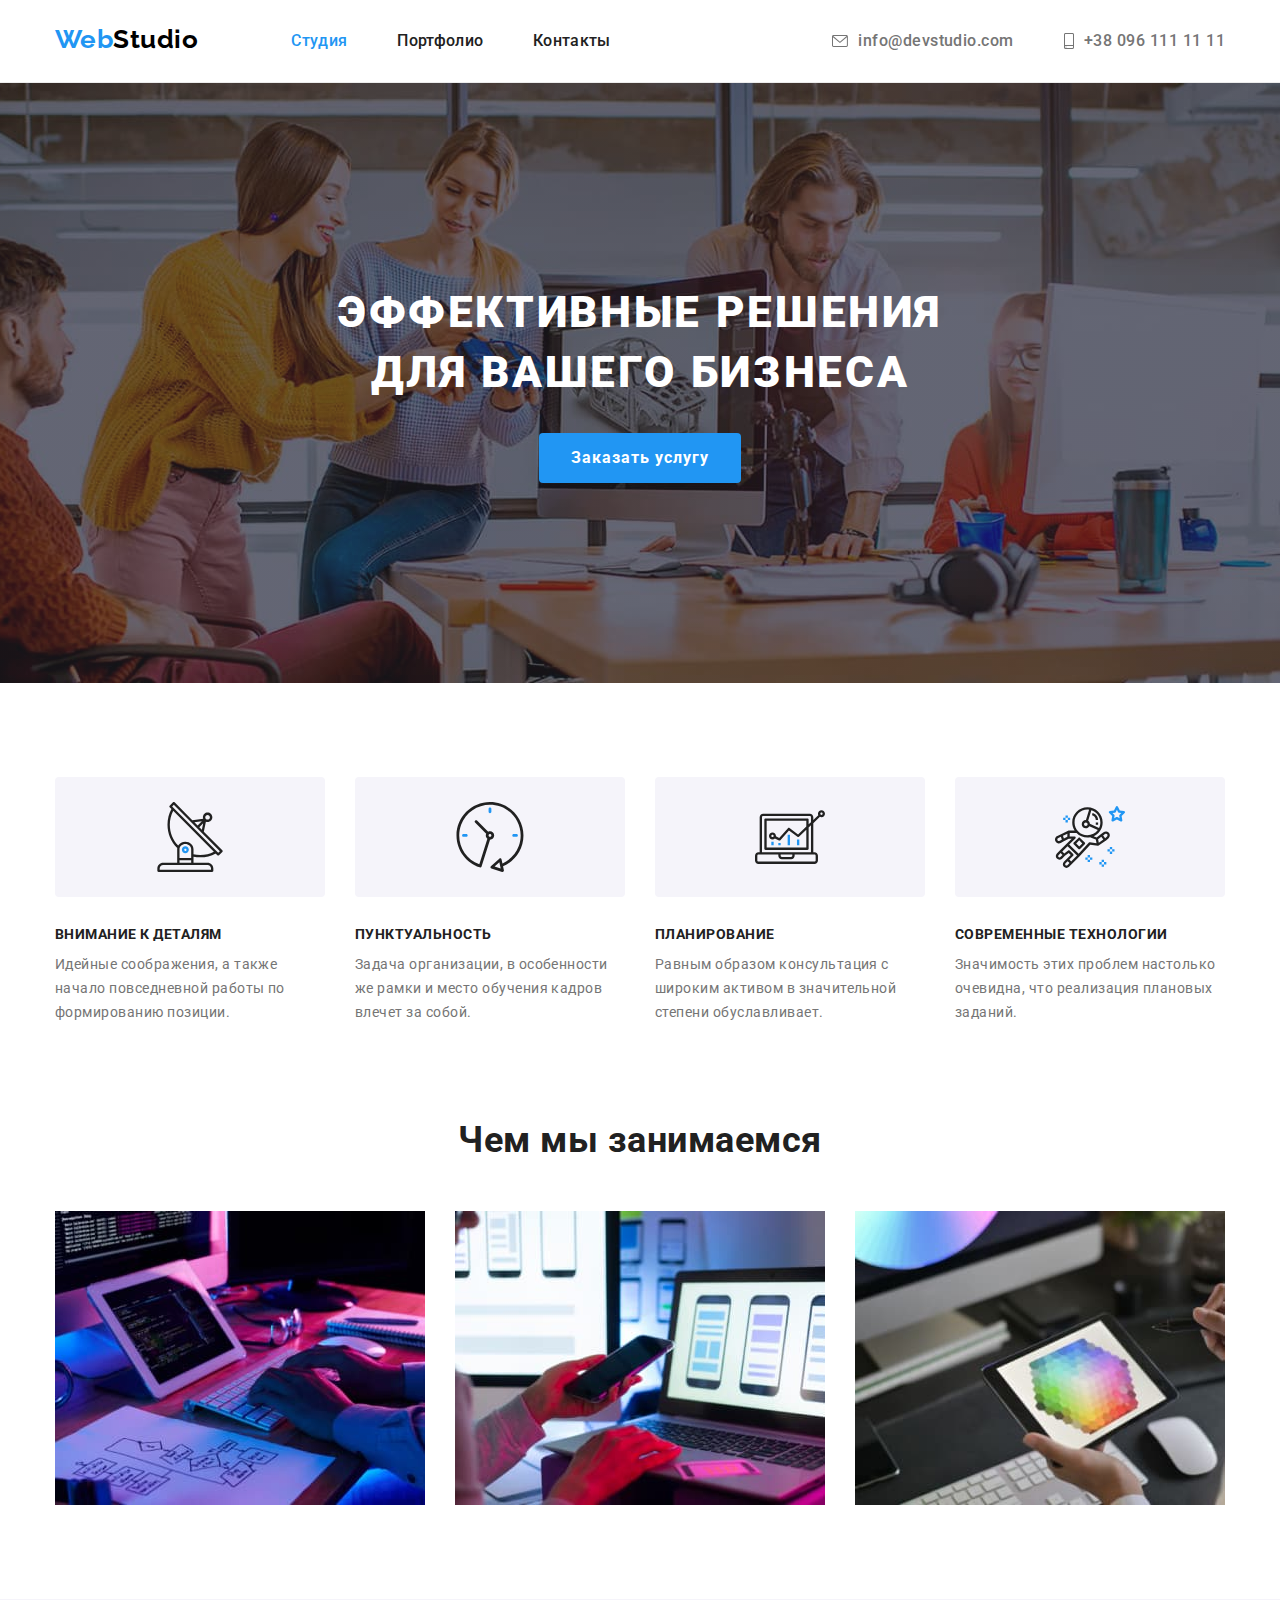
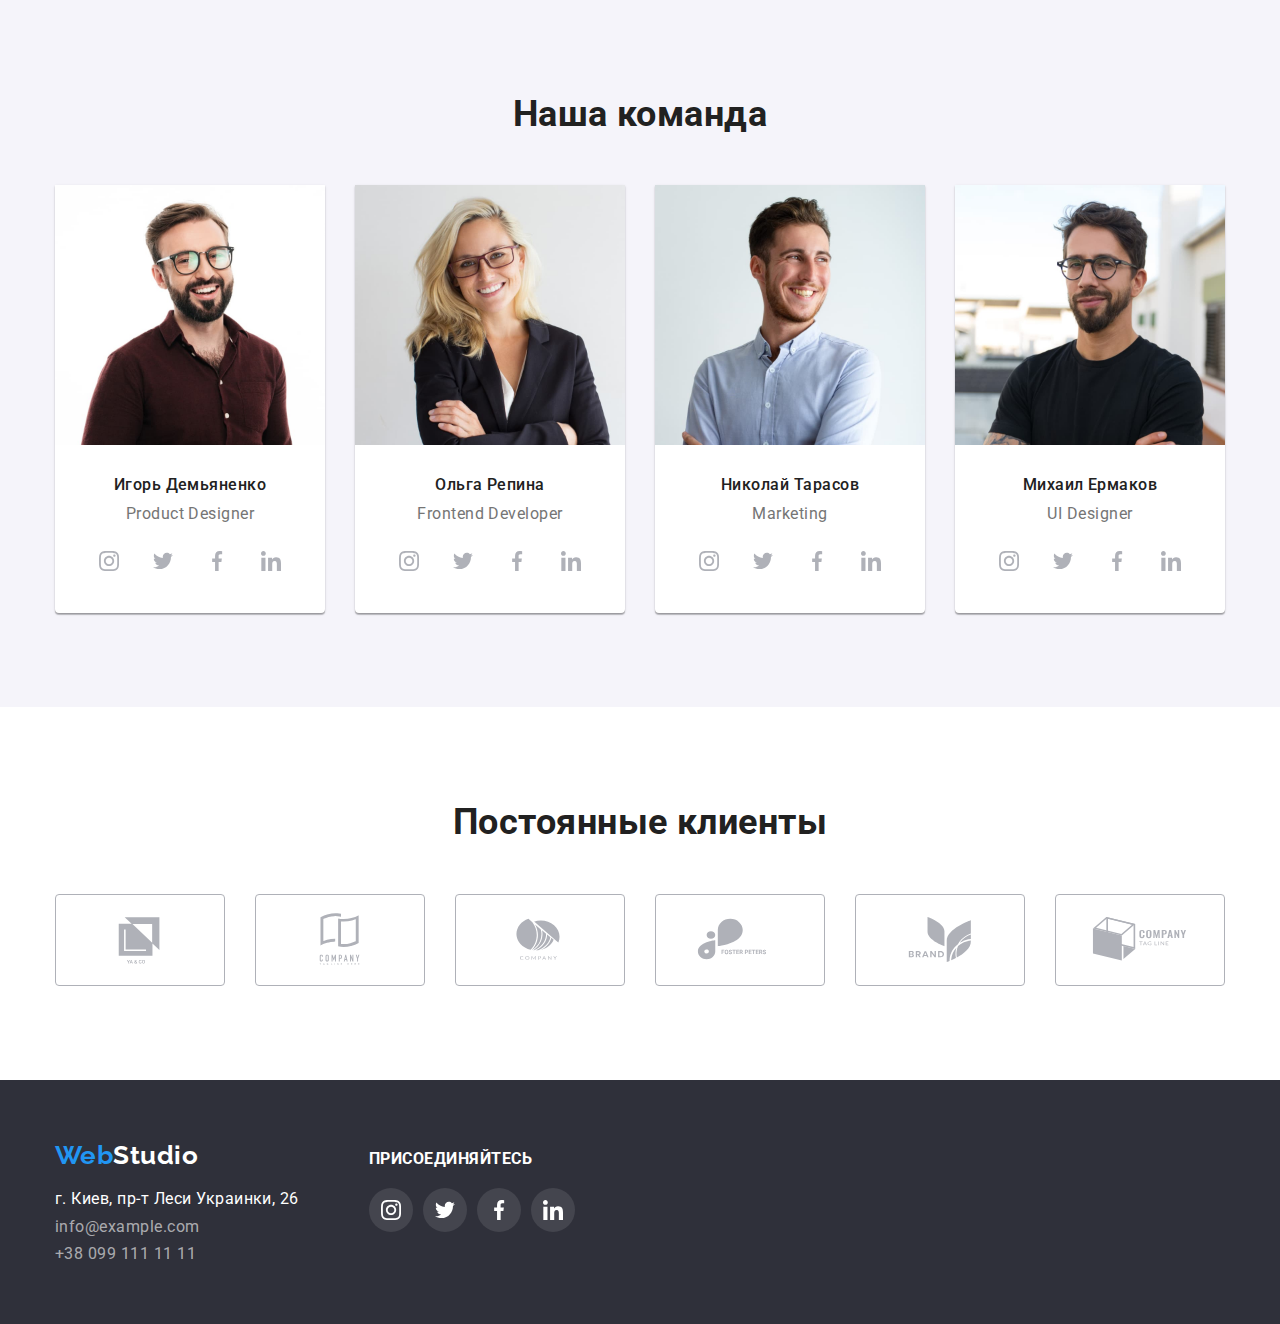
<file: index.html>
<!DOCTYPE html>
<html lang="ru">
  <head>
    <meta charset="UTF-8" />
    <meta http-equiv="X-UA-Compatible" content="IE=edge" />
    <meta name="viewport" content="width=device-width, initial-scale=1.0" />
    <title>Студия</title>

    <link rel="preconnect" href="https://fonts.googleapis.com" />
    <link rel="preconnect" href="https://fonts.gstatic.com" crossorigin />
    <link
      href="https://fonts.googleapis.com/css2?family=Raleway:wght@700&family=Roboto:wght@400;500;700;900&display=swap"
      rel="stylesheet"
    />
    <link
      rel="stylesheet"
      href="https://cdnjs.cloudflare.com/ajax/libs/modern-normalize/1.1.0/modern-normalize.css"
    />
    <link rel="stylesheet" href="./css/styles.css" />
  </head>
  <body>
    <!-- header section -->
    <header class="header-section">
      <div class="container header-all-elements">
        <!-- navigation section -->
        <nav class="nav-section">
          <!-- logo -->
          <a class="link logo logo-header" href="./index.html"
            >Web<span class="logo-header-second-part">Studio</span></a
          >

          <!-- header links section -->
          <ul class="list menu-list">
            <li class="menu-item">
              <a class="link header-nav-link active-page" href="./index.html"
                >Студия</a
              >
            </li>
            <li class="menu-item">
              <a class="link header-nav-link" href="./portfolio.html"
                >Портфолио</a
              >
            </li>
            <li class="menu-item">
              <a class="link header-nav-link" href="./contacts.html"
                >Контакты</a
              >
            </li>
          </ul>
        </nav>

        <!-- header contacts section -->
        <ul class="list header-nav-contacts">
          <li class="contact-item">
            <a class="link header-contact-link" href="mailto:info@devstudio.com"
              ><svg class="contacts-icon" width="16" height="12">
                <use href="./images/icons.svg#icon-envelope"></use></svg>info@devstudio.com</a
            >
          </li>
          <li class="contact-item">
            <a class="link header-contact-link" href="tel:+380961111111"
              ><svg class="contacts-icon" width="10" height="16">
                <use href="./images/icons.svg#icon-smartphone"></use></svg>+38 096 111 11 11</a
            >
          </li>
        </ul>
      </div>
    </header>

    <!-- main section -->
    <main>
      <!-- hero section -->
      <section class="section hero-section">
        <div class="container">
          <h1 class="hero-header">Эффективные решения для вашего бизнеса</h1>
          <button class="btn hero-btn" type="button">Заказать услугу</button>
        </div>
      </section>

      <!-- our features section -->
      <section class="section features-section">
        <div class="container">
          <h2 class="visually-hidden">Особенности нашей веб-студии</h2>
          <ul class="list features-list">
            <li class="features-item">
              <div class="features-img-area">
                <svg class="features-icon">
                  <use href="./images/icons.svg#icon-antenna"></use>
                </svg>
              </div>
              <h3 class="general-header-properties features-item-name">
                Внимание к деталям
              </h3>
              <p class="features-item-description">
                Идейные соображения, а также начало повседневной работы по
                формированию позиции.
              </p>
            </li>
            <li class="features-item">
              <div class="features-img-area">
                <svg class="features-icon">
                  <use href="./images/icons.svg#icon-clock"></use>
                </svg>
              </div>
              <h3 class="general-header-properties features-item-name">
                Пунктуальность
              </h3>
              <p class="features-item-description">
                Задача организации, в особенности же рамки и место обучения
                кадров влечет за собой.
              </p>
            </li>
            <li class="features-item">
              <div class="features-img-area">
                <svg class="features-icon">
                  <use href="./images/icons.svg#icon-diagram"></use>
                </svg>
              </div>
              <h3 class="general-header-properties features-item-name">
                Планирование
              </h3>
              <p class="features-item-description">
                Равным образом консультация с широким активом в значительной
                степени обуславливает.
              </p>
            </li>
            <li class="features-item">
              <div class="features-img-area">
                <svg class="features-icon">
                  <use href="./images/icons.svg#icon-astronaut"></use>
                </svg>
              </div>
              <h3 class="general-header-properties features-item-name">
                Современные технологии
              </h3>
              <p class="features-item-description">
                Значимость этих проблем настолько очевидна, что реализация
                плановых заданий.
              </p>
            </li>
          </ul>
        </div>
      </section>

      <!-- what are we doing section -->
      <section class="section studio-activities">
        <div class="container">
          <h2 class="general-header-properties activities-and-team-header">
            Чем мы занимаемся
          </h2>
          <ul class="list activities-list">
            <li class="activities-item">
              <img
                src="./images/feature-1.jpg"
                alt="Структурирование материала"
                width="370"
                class="image"
              />
            </li>
            <li class="activities-item">
              <img
                src="./images/feature-2.jpg"
                alt="Адаптирование - мобильные устройства"
                width="370"
                class="image"
              />
            </li>
            <li class="activities-item">
              <img
                src="./images/feature-3.jpg"
                alt="Адаптирование - планшеты"
                width="370"
                class="image"
              />
            </li>
          </ul>
        </div>
      </section>

      <!-- our team section -->
      <section class="section team-section">
        <div class="container">
          <h2 class="general-header-properties activities-and-team-header">
            Наша команда
          </h2>
          <ul class="list team-list">
            <li class="team-item">
              <img
                src="./images/igor-demyanenko.jpg"
                alt="Игорь Демьяненко"
                width="270"
                class="image"
              />
              <div class="team-item-text">
                <h3 class="general-header-properties team-member-name">
                  Игорь Демьяненко
                </h3>
                <p class="team-member-speciality" lang="en">Product Designer</p>
                <ul class="list master-social social-list">
                  <li class="social-item">
                    <a href="" class="social-link">
                      <svg class="social-icon">
                        <use href="./images/icons.svg#icon-instagram"></use>
                      </svg>
                    </a>
                  </li>
                  <li class="social-item">
                    <a href="" class="social-link">
                      <svg class="social-icon">
                        <use href="./images/icons.svg#icon-twitter"></use>
                      </svg>
                    </a>
                  </li>
                  <li class="social-item">
                    <a href="" class="social-link">
                      <svg class="social-icon">
                        <use href="./images/icons.svg#icon-facebook"></use>
                      </svg>
                    </a>
                  </li>
                  <li class="social-item">
                    <a href="" class="social-link">
                      <svg class="social-icon">
                        <use href="./images/icons.svg#icon-linkedin"></use>
                      </svg>
                    </a>
                  </li>
                </ul>
              </div>
            </li>
            <li class="team-item">
              <img
                src="./images/olga-ryepina.jpg"
                alt="Ольга Репина"
                width="270"
                class="image"
              />
              <div class="team-item-text">
                <h3 class="general-header-properties team-member-name">
                  Ольга Репина
                </h3>
                <p class="team-member-speciality" lang="en">
                  Frontend Developer
                </p>
                <ul class="list master-social social-list">
                  <li class="social-item">
                    <a href="" class="social-link">
                      <svg class="social-icon">
                        <use href="./images/icons.svg#icon-instagram"></use>
                      </svg>
                    </a>
                  </li>
                  <li class="social-item">
                    <a href="" class="social-link">
                      <svg class="social-icon">
                        <use href="./images/icons.svg#icon-twitter"></use>
                      </svg>
                    </a>
                  </li>
                  <li class="social-item">
                    <a href="" class="social-link">
                      <svg class="social-icon">
                        <use href="./images/icons.svg#icon-facebook"></use>
                      </svg>
                    </a>
                  </li>
                  <li class="social-item">
                    <a href="" class="social-link">
                      <svg class="social-icon">
                        <use href="./images/icons.svg#icon-linkedin"></use>
                      </svg>
                    </a>
                  </li>
                </ul>
              </div>
            </li>
            <li class="team-item">
              <img
                src="./images/nikolay-tarasov.jpg"
                alt="Николай Тарасов"
                width="270"
                class="image"
              />
              <div class="team-item-text">
                <h3 class="general-header-properties team-member-name">
                  Николай Тарасов
                </h3>
                <p class="team-member-speciality" lang="en">Marketing</p>
                <ul class="list master-social social-list">
                  <li class="social-item">
                    <a href="" class="social-link">
                      <svg class="social-icon">
                        <use href="./images/icons.svg#icon-instagram"></use>
                      </svg>
                    </a>
                  </li>
                  <li class="social-item">
                    <a href="" class="social-link">
                      <svg class="social-icon">
                        <use href="./images/icons.svg#icon-twitter"></use>
                      </svg>
                    </a>
                  </li>
                  <li class="social-item">
                    <a href="" class="social-link">
                      <svg class="social-icon">
                        <use href="./images/icons.svg#icon-facebook"></use>
                      </svg>
                    </a>
                  </li>
                  <li class="social-item">
                    <a href="" class="social-link">
                      <svg class="social-icon">
                        <use href="./images/icons.svg#icon-linkedin"></use>
                      </svg>
                    </a>
                  </li>
                </ul>
              </div>
            </li>
            <li class="team-item">
              <img
                src="./images/mikhail-yermakov.jpg"
                alt="Михаил Ермаков"
                width="270"
                class="image"
              />
              <div class="team-item-text">
                <h3 class="general-header-properties team-member-name">
                  Михаил Ермаков
                </h3>
                <p class="team-member-speciality" lang="en">UI Designer</p>
                <ul class="list master-social social-list">
                  <li class="social-item">
                    <a href="" class="social-link">
                      <svg class="social-icon">
                        <use href="./images/icons.svg#icon-instagram"></use>
                      </svg>
                    </a>
                  </li>
                  <li class="social-item">
                    <a href="" class="social-link">
                      <svg class="social-icon">
                        <use href="./images/icons.svg#icon-twitter"></use>
                      </svg>
                    </a>
                  </li>
                  <li class="social-item">
                    <a href="" class="social-link">
                      <svg class="social-icon">
                        <use href="./images/icons.svg#icon-facebook"></use>
                      </svg>
                    </a>
                  </li>
                  <li class="social-item">
                    <a href="" class="social-link">
                      <svg class="social-icon">
                        <use href="./images/icons.svg#icon-linkedin"></use>
                      </svg>
                    </a>
                  </li>
                </ul>
              </div>
            </li>
          </ul>
        </div>
      </section>
      <!-- regular customers section -->
      <section class="section reg-customers-section">
        <div class="container">
          <h2 class="general-header-properties activities-and-team-header">
            Постоянные клиенты
          </h2>
          <ul class="list customers-list">
            <li class="customer-item">
              <a href="" class="customer-item-link">
                <svg class="customer-icon">
                  <use href="./images/icons.svg#icon-logo-1"></use>
                </svg>
              </a>
            </li>
            <li class="customer-item">
              <a href="" class="customer-item-link">
                <svg class="customer-icon">
                  <use href="./images/icons.svg#icon-logo-2"></use>
                </svg>
              </a>
            </li>
            <li class="customer-item">
              <a href="" class="customer-item-link">
                <svg class="customer-icon">
                  <use href="./images/icons.svg#icon-logo-3"></use>
                </svg>
              </a>
            </li>
            <li class="customer-item">
              <a href="" class="customer-item-link">
                <svg class="customer-icon">
                  <use href="./images/icons.svg#icon-logo-4"></use>
                </svg>
              </a>
            </li>
            <li class="customer-item">
              <a href="" class="customer-item-link">
                <svg class="customer-icon">
                  <use href="./images/icons.svg#icon-logo-5"></use>
                </svg>
              </a>
            </li>
            <li class="customer-item">
              <a href="" class="customer-item-link">
                <svg class="customer-icon">
                  <use href="./images/icons.svg#icon-logo-6"></use>
                </svg>
              </a>
            </li>
          </ul>
        </div>
      </section>
    </main>

    <!-- footer section -->
    <footer class="footer-section">
      <div class="container footer-lists">
        <div class="footer-links">
          <a class="link logo logo-footer" href="./index.html"
            >Web<span class="logo-footer-second-part">Studio</span></a
          >
          <address class="address-link-section">
            <ul class="list address-elements-list">
              <li class="address-footer-item">
                <a
                  class="link address-element footer-contact-link map-link"
                  href="https://goo.gl/maps/Wf1jdF7rT11svYJ97"
                  target="_blank"
                  rel="noopener noreferrer"
                  >г. Киев, пр-т Леси Украинки, 26</a
                >
              </li>
              <li class="address-footer-item">
                <a
                  class="link footer-contact-link"
                  href="mailto:info@example.com"
                  >info@example.com</a
                >
              </li>
              <li class="address-footer-item">
                <a class="link footer-contact-link" href="tel:+380991111111"
                  >+38 099 111 11 11</a
                >
              </li>
            </ul>
          </address>
        </div>
        <div class="footer-social">
          <p class="footer-social-text">Присоединяйтесь</p>
          <ul class="list social-list">
            <li class="social-item">
              <a href="" class="social-link social-link-footer">
                <svg class="social-icon social-icon-footer">
                  <use href="./images/icons.svg#icon-instagram"></use>
                </svg>
              </a>
            </li>
            <li class="social-item">
              <a href="" class="social-link social-link-footer">
                <svg class="social-icon social-icon-footer">
                  <use href="./images/icons.svg#icon-twitter"></use>
                </svg>
              </a>
            </li>
            <li class="social-item">
              <a href="" class="social-link social-link-footer">
                <svg class="social-icon social-icon-footer">
                  <use href="./images/icons.svg#icon-facebook"></use>
                </svg>
              </a>
            </li>
            <li class="social-item">
              <a href="" class="social-link social-link-footer">
                <svg class="social-icon social-icon-footer">
                  <use href="./images/icons.svg#icon-linkedin"></use>
                </svg>
              </a>
            </li>
          </ul>
        </div>
      </div>
    </footer>
  </body>
</html>
</file>
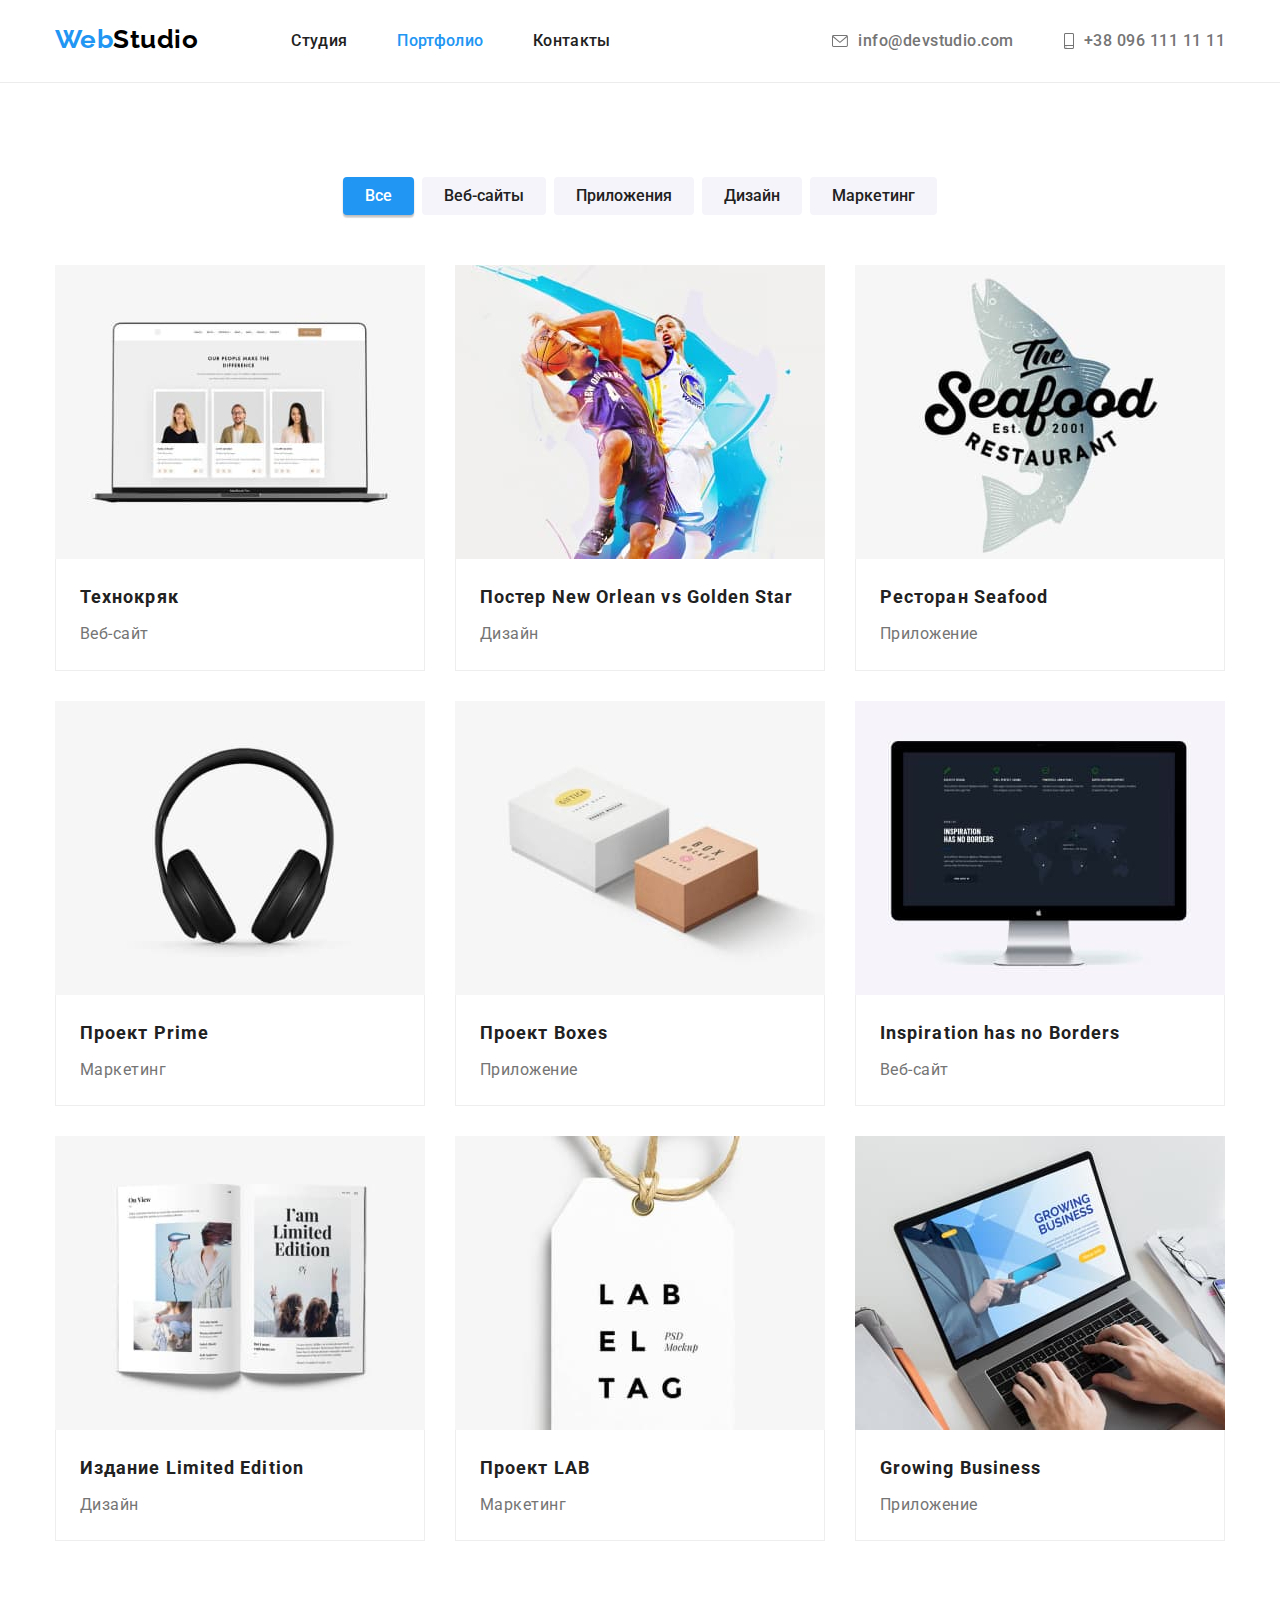
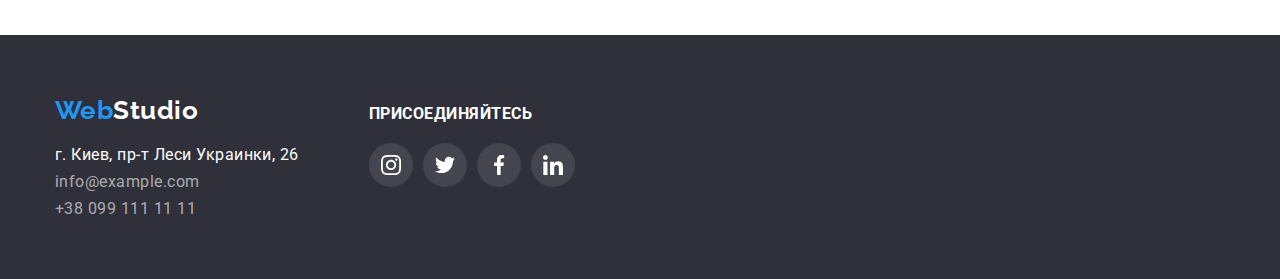
<file: portfolio.html>
<!DOCTYPE html>
<html lang="ru">
  <head>
    <meta charset="UTF-8" />
    <meta http-equiv="X-UA-Compatible" content="IE=edge" />
    <meta name="viewport" content="width=device-width, initial-scale=1.0" />
    <title>Портфолио</title>
    <link rel="preconnect" href="https://fonts.googleapis.com" />
    <link rel="preconnect" href="https://fonts.gstatic.com" crossorigin />
    <link
      href="https://fonts.googleapis.com/css2?family=Raleway:wght@700&family=Roboto:wght@400;500;700;900&display=swap"
      rel="stylesheet"
    />
    <link
      rel="stylesheet"
      href="https://cdnjs.cloudflare.com/ajax/libs/modern-normalize/1.1.0/modern-normalize.css"
    />
    <link rel="stylesheet" href="./css/styles.css" />
  </head>
  <body>
    <!-- header section -->
    <header class="header-section">
      <div class="container header-all-elements">
        <!-- navigation section -->
        <nav class="nav-section">
          <!-- logo -->
          <a class="link logo logo-header" href="./index.html">Web<span class="logo-header-second-part">Studio</span></a>
    
          <!-- header links section -->
          <ul class="list menu-list">
            <li class="menu-item">
              <a class="link header-nav-link" href="./index.html">Студия</a>
            </li>
            <li class="menu-item">
              <a class="link header-nav-link active-page" href="./portfolio.html">Портфолио</a>
            </li>
            <li class="menu-item">
              <a class="link header-nav-link" href="./contacts.html">Контакты</a>
            </li>
          </ul>
        </nav>
    
        <!-- header contacts section -->
        <ul class="list header-nav-contacts">
          <li class="contact-item">
            <a class="link header-contact-link" href="mailto:info@devstudio.com"><svg class="contacts-icon" width="16"
                height="12">
                <use href="./images/icons.svg#icon-envelope"></use>
              </svg>info@devstudio.com</a>
          </li>
          <li class="contact-item">
            <a class="link header-contact-link" href="tel:+380961111111"><svg class="contacts-icon" width="10" height="16">
                <use href="./images/icons.svg#icon-smartphone"></use>
              </svg>+38 096 111 11 11</a>
          </li>
        </ul>
      </div>
    </header>

    <!-- main section -->
    <main class="section main-section">
      <section class="portfolio">
        <div class="container">
          <h1 class="visually-hidden">Наши проекты</h1>
          <ul class="list portfolio-filter">
            <li class="category-item">
              <button type="button" class="btn btn-category active-btn">
                Все
              </button>
            </li>
            <li class="category-item">
              <button type="button" class="btn btn-category">Веб-сайты</button>
            </li>
            <li class="category-item">
              <button type="button" class="btn btn-category">Приложения</button>
            </li>
            <li class="category-item">
              <button type="button" class="btn btn-category">Дизайн</button>
            </li>
            <li class="category-item">
              <button type="button" class="btn btn-category">Маркетинг</button>
            </li>
          </ul>

          <ul class="list portfolio-items-list">
            <li class="portfolio-item">
              <a class="link portfolio-link" href=""> 
                <img
                class="image"
                src="./images/tekhnokryak.jpg"
                alt="Технокряк"
                width="370"
              />
              <div class="portfolio-item-text">
                <h2 class="portfolio-item-name general-header-properties">
                  Технокряк
                </h2>
                <p class="description-category">Веб-сайт</p>
              </div>
              </a>
            </li>
            <li class="portfolio-item">
              <a class="link portfolio-link" href="">
              <img
                class="image"
                src="./images/poster.jpg"
                alt="Постер New Orlean vs Golden Star"
                width="370"
              />
              <div class="portfolio-item-text">
                <h2 class="portfolio-item-name general-header-properties">
                  Постер New Orlean vs Golden Star
                </h2>
                <p class="description-category">Дизайн</p>
              </div>
              </a>
            </li>
            <li class="portfolio-item">
              <a class="link portfolio-link" href="">
              <img
                class="image"
                src="./images/seafood.jpg"
                alt="Ресторан Seafood"
                width="370"
              />
              <div class="portfolio-item-text">
                <h2 class="portfolio-item-name general-header-properties">
                  Ресторан Seafood
                </h2>
                <p class="description-category">Приложение</p>
              </div>
              </a>
            </li>
            <li class="portfolio-item">
              <a class="link portfolio-link" href="">
              <img
                class="image"
                src="./images/prime.jpg"
                alt="Проект Prime"
                width="370"
              />
              <div class="portfolio-item-text">
                <h2 class="portfolio-item-name general-header-properties">
                  Проект Prime
                </h2>
                <p class="description-category">Маркетинг</p>
              </div>
              </a>
            </li>
            <li class="portfolio-item">
              <a class="link portfolio-link" href="">
              <img
                class="image"
                src="./images/boxes.jpg"
                alt="Проект Boxes"
                width="370"
              />
              <div class="portfolio-item-text">
                <h2 class="portfolio-item-name general-header-properties">
                  Проект Boxes
                </h2>
                <p class="description-category">Приложение</p>
              </div>
              </a>
            </li>
            <li class="portfolio-item">
              <a class="link portfolio-link" href="">
              <img
                class="image"
                src="./images/site-inspiration.jpg"
                alt="Inspiration has no Borders"
                width="370"
              />
              <div class="portfolio-item-text">
                <h2 class="portfolio-item-name general-header-properties">
                  Inspiration has no Borders
                </h2>
                <p class="description-category">Веб-сайт</p>
              </div>
              </a>
            </li>
            <li class="portfolio-item">
              <a class="link portfolio-link" href="">
              <img
                class="image"
                src="./images/limited-edition.jpg"
                alt="Издание Limited Edition"
                width="370"
              />
              <div class="portfolio-item-text">
                <h2 class="portfolio-item-name general-header-properties">
                  Издание Limited Edition
                </h2>
                <p class="description-category">Дизайн</p>
              </div>
              </a>
            </li>
            <li class="portfolio-item">
              <a class="link portfolio-link" href="">
              <img
                class="image"
                src="./images/project-lab.jpg"
                alt="Проект LAB"
                width="370"
              />
              <div class="portfolio-item-text">
                <h2 class="portfolio-item-name general-header-properties">
                  Проект LAB
                </h2>
                <p class="description-category">Маркетинг</p>
              </div>
              </a>
            </li>
            <li class="portfolio-item">
              <a class="link portfolio-link" href="">
              <img
                class="image"
                src="./images/growing-business-app.jpg"
                alt="Growing Business"
                width="370"
              />
              <div class="portfolio-item-text">
                <h2 class="portfolio-item-name general-header-properties">
                  Growing Business
                </h2>
                <p class="description-category">Приложение</p>
              </div>
              </a>
            </li>
          </ul>
        </div>
      </section>
    </main>

    <footer class="footer-section">
      <div class="container footer-lists">
        <div class="footer-links">
          <a class="link logo logo-footer" href="./index.html"
            >Web<span class="logo-footer-second-part">Studio</span></a
          >
          <address class="address-link-section">
            <ul class="list address-elements-list">
              <li class="address-footer-item">
                <a
                  class="link address-element footer-contact-link map-link"
                  href="https://goo.gl/maps/Wf1jdF7rT11svYJ97"
                  target="_blank"
                  rel="noopener noreferrer"
                  >г. Киев, пр-т Леси Украинки, 26</a
                >
              </li>
              <li class="address-footer-item">
                <a
                  class="link footer-contact-link"
                  href="mailto:info@example.com"
                  >info@example.com</a
                >
              </li>
              <li class="address-footer-item">
                <a class="link footer-contact-link" href="tel:+380991111111"
                  >+38 099 111 11 11</a
                >
              </li>
            </ul>
          </address>
        </div>
        <div class="footer-social">
          <p class="footer-social-text">Присоединяйтесь</p>
          <ul class="list social-list">
            <li class="social-item">
              <a href="" class="social-link social-link-footer">
                <svg class="social-icon social-icon-footer">
                  <use href="./images/icons.svg#icon-instagram"></use>
                </svg>
              </a>
            </li>
            <li class="social-item">
              <a href="" class="social-link social-link-footer">
                <svg class="social-icon social-icon-footer">
                  <use href="./images/icons.svg#icon-twitter"></use>
                </svg>
              </a>
            </li>
            <li class="social-item">
              <a href="" class="social-link social-link-footer">
                <svg class="social-icon social-icon-footer">
                  <use href="./images/icons.svg#icon-facebook"></use>
                </svg>
              </a>
            </li>
            <li class="social-item">
              <a href="" class="social-link social-link-footer">
                <svg class="social-icon social-icon-footer">
                  <use href="./images/icons.svg#icon-linkedin"></use>
                </svg>
              </a>
            </li>
          </ul>
        </div>
      </div>
    </footer>
  </body>
</html>
</file>
<file: css/styles.css>
:root {
  --bg-color: #ffffff;
  --bg-hero-color: #2f303a;
  --bg-footer-color: #2f303a;
  --primary-action-color: #2196f3;
  --project-item-heading-color: #212121;
  --header-color: #212121;
  --primary-text-color: #757575;
  --hero-active-color: #ffffff;
  --logo-header-second-part-color: #000000;
  --btn-category-color: #f5f4fa;
  --header-border-color: #ececec;
  --portfolio-item-bg-color: #ffffff;
  --portfolio-text-border-color: #eeeeee;
  --team-bg-color: #f5f4fa;
}

p,
h1,
h2,
h3,
h4,
h5,
h6 {
  margin: 0;
}

ul {
  margin: 0;
  padding: 0;
}

button {
  cursor: pointer;
}

body {
  background-color: var(--bg-color);
  font-family: 'Roboto', sans-serif;
  letter-spacing: 0.03em;
  color: var(--primary-text-color);
}

.container {
  width: 1200px;
  padding-left: 15px;
  padding-right: 15px;
  margin: 0 auto;
}

.section {
  padding-top: 94px;
  padding-bottom: 94px;
}

.list {
  list-style: none;
}

.link {
  text-decoration: none;
}

.btn {
  font-family: inherit;
  font-weight: 500;
  font-size: 16px;
  line-height: 1.63;
  border-radius: 4px;
  border: 0;
}

.general-header-properties {
  font-weight: 700;
  color: var(--header-color);
}

.visually-hidden {
  position: absolute;
  white-space: nowrap;
  width: 1px;
  height: 1px;
  overflow: hidden;
  border: 0;
  padding: 0;
  clip: rect(0 0 0 0);
  clip-path: inset(50%);
  margin: -1px;
}

/* header- and footer- section  */

.header-section {
  /* padding-top: 24px;
  padding-bottom: 25px; */
  border-bottom: 1px solid var(--header-border-color);
}

.header-all-elements {
  display: flex;
  align-items: center;
}

.menu-list {
  display: flex;
  align-items: center;
}

.nav-section {
  display: flex;
  margin-right: auto;
}

.header-nav-contacts {
  display: flex;
}

.logo {
  font-family: 'Raleway', sans-serif;
  font-weight: 700;
  font-size: 26px;
  line-height: 1.19;
  color: var(--primary-action-color);
}

.logo-header {
  margin-right: 93px;
  padding-top: 24px;
  padding-bottom: 25px;
}

.logo-header-second-part {
  color: var(--logo-header-second-part-color);
}

.menu-item,
.contact-item {
}

.menu-item:not(:last-child) {
  margin-right: 50px;
}

.header-nav-link,
.header-nav-link:visited {
  display: block;
  font-weight: 500;
  line-height: 1.14;
  letter-spacing: 0.02em;
  color: var(--project-item-heading-color);
  padding-top: 32px;
  padding-bottom: 32px;
}

.contact-item:not(:last-child) {
  margin-right: 50px;
}

.header-contact-link {
  display: block;
  font-weight: 500;
  color: var(--primary-text-color);
  padding-top: 32px;
  padding-bottom: 32px;
  display: flex;
  align-items: center;
}

.contacts-icon {
  fill: var(--primary-text-color);
  margin-right: 10px;
}

.header-contact-link:hover .contacts-icon,
.header-contact-link:focus .contacts-icon {
  fill: var(--primary-action-color);
}

.header-nav-link:hover,
.header-nav-link:focus,
.header-contact-link:hover,
.header-contact-link:focus,
.footer-contact-link:hover,
.footer-contact-link:focus {
  color: var(--primary-action-color);
}

.footer-section {
  background-color: var(--bg-footer-color);
  padding-top: 60px;
  padding-bottom: 60px;
  display: block;
}

.footer-lists {
  display: flex;
  align-items: baseline;
}

.footer-links {
  margin-right: 70px;
}

.footer-social {
}

.footer-social-text {
  font-weight: 700;
  text-transform: uppercase;
  line-height: 1.14;
  color: var(--bg-color);
  margin-bottom: 20px;
}

.logo-footer {
  display: block;
  margin-bottom: 20px;
}

.address-footer-item:not(:last-child) {
  margin-bottom: 9px;
}

.logo-footer-second-part {
  color: var(--bg-color);
}

.footer-contact-link {
  font-style: normal;
  color: rgba(255, 255, 255, 0.6);
}

.map-link {
  color: var(--bg-color);
}

.header-nav-link.active-page {
  color: var(--primary-action-color);
}

/* hero section */

.hero-section {
  height: 600px;
  max-width: 1600px;
  padding-top: 200px;
  padding-bottom: 200px;
  margin: 0 auto;
  background-color: var(--bg-hero-color);
  background-image: linear-gradient(
      rgba(47, 48, 58, 0.4),
      rgba(47, 48, 58, 0.4)
    ),
    url('../images/hero-image.jpg');
  background-repeat: no-repeat;
  background-position: center;
  background-size: cover;
}

.hero-header {
  color: var(--hero-active-color);
  text-transform: uppercase;
  font-weight: 900;
  font-size: 44px;
  line-height: 1.36;
  letter-spacing: 0.06em;
  text-align: center;
  width: 696px;
  margin-left: auto;
  margin-right: auto;
  margin-bottom: 30px;
}

.hero-btn {
  background-color: var(--primary-action-color);
  color: var(--hero-active-color);
  font-weight: 700;
  line-height: 1.87;
  letter-spacing: 0.06em;
  padding: 10px 32px;
  display: block;
  margin-left: auto;
  margin-right: auto;
}

/* studio main section */

.features-list {
  display: flex;
}

.features-item {
  width: 270px;
}

.features-item:not(:last-child) {
  margin-right: 30px;
}

.features-img-area {
  width: 100%;
  height: 120px;
  background-color: #f5f4fa;
  border-radius: 4px;
  margin-bottom: 30px;
  display: flex;
  align-items: center;
  justify-content: center;
}

.features-icon {
  width: 70px;
  height: 70px;
}

.features-item-name {
  font-size: 14px;
  line-height: 1.14;
  text-transform: uppercase;
  margin-bottom: 10px;
}

.features-item-description {
  font-size: 14px;
  line-height: 1.71;
}

.section.studio-activities {
  padding-top: 0;
}

.activities-and-team-header {
  font-size: 36px;
  line-height: 1.17;
  text-align: center;
  margin-bottom: 50px;
}

.activities-list {
  display: flex;
}

.activities-item:not(:last-child) {
  margin-right: 30px;
}

.image {
  display: block;
  max-width: 100%;
  height: auto;
}

.team-section {
  background-color: var(--team-bg-color);
}

.team-list {
  display: flex;
  justify-content: center;
}

.team-item {
  background: var(--bg-color);
  box-shadow: 0px 1px 3px rgba(0, 0, 0, 0.12), 0px 1px 1px rgba(0, 0, 0, 0.14),
    0px 2px 1px rgba(0, 0, 0, 0.2);
  border-radius: 0px 0px 4px 4px;
}

.team-item:not(:last-child) {
  margin-right: 30px;
}

.team-item-text {
  padding-top: 30px;
  padding-bottom: 30px;
}

.team-member-name {
  font-weight: 500;
  font-size: 16px;
  text-align: center;
  line-height: 1.19;
  margin-bottom: 10px;
}

.team-member-speciality {
  font-size: 16px;
  line-height: 1.19;
  text-align: center;
  margin-bottom: 16px;
}

.social-list {
  display: flex;
  justify-content: center;
}

.social-item {
  width: 44px;
  height: 44px;
}

.social-item:not(:last-child) {
  margin-right: 10px;
}

.social-link {
  width: 100%;
  height: 100%;
  display: block;
  background-color: var(--bg-color);
  border-radius: 50%;
  display: flex;
  align-items: center;
  justify-content: center;
}

.social-link.social-link-footer {
  background-color: rgba(255, 255, 255, 0.1);
}

.social-link:hover,
.social-link:focus {
  background-color: var(--primary-action-color);
}

.social-icon {
  width: 20px;
  height: 20px;
  fill: #afb1b8;
}

.social-icon.social-icon-footer {
  fill: var(--bg-color);
}

.social-link:hover .social-icon,
.social-link:focus .social-icon {
  fill: var(--bg-color);
}

/* regular customers section */

.customers-list {
  display: flex;
  justify-content: center;
  align-items: center;
}

.customer-item {
  width: 170px;
  height: 92px;
  background: var(--bg-color);
}

.customer-item-link {
  width: 100%;
  height: 100%;
  display: flex;
  justify-content: center;
  align-items: center;
  border: 1px solid #afb1b8;
  border-radius: 4px;
}

.customer-item-link:hover,
.customer-item-link:focus {
  border-color: var(--primary-action-color);
}

.customer-item-link:hover .customer-icon,
.customer-item-link:focus .customer-icon {
  fill: var(--primary-action-color);
}

.customer-icon {
  width: 106px;
  height: 60px;
  fill: #afb1b8;
}

.customer-item:not(:last-child) {
  margin-right: 30px;
}

/* portfolio main section */

.portfolio-filter {
  display: flex;
  justify-content: center;
  margin-bottom: 50px;
}

.portfolio-items-list {
  display: flex;
  flex-wrap: wrap;
}

.btn-category {
  color: var(--project-item-heading-color);
  background-color: var(--btn-category-color);
  padding: 6px 22px;
}

.category-item:not(:last-child) {
  margin-right: 8px;
}

.btn-category:hover,
.btn-category:focus,
.btn-category.active-btn {
  color: var(--bg-color);
  background-color: var(--primary-action-color);
  box-shadow: 0px 3px 1px rgba(0, 0, 0, 0.1), 0px 1px 2px rgba(0, 0, 0, 0.08),
    0px 2px 2px rgba(0, 0, 0, 0.12);
}

.portfolio-item {
  background-color: var(--portfolio-item-bg-color);
  box-sizing: border-box;
  cursor: pointer;
}

.portfolio-link {
  display: block;
}

.portfolio-link:hover,
.portfolio-link:focus {
  box-shadow: 0px 1px 1px rgba(0, 0, 0, 0.12), 0px 4px 4px rgba(0, 0, 0, 0.06),
    1px 4px 6px rgba(0, 0, 0, 0.16);
}

.portfolio-item:nth-child(-n + 6) {
  margin-bottom: 30px;
}

.portfolio-item:nth-child(3n + 1),
.portfolio-item:nth-child(3n + 2) {
  margin-right: 30px;
}

.portfolio-item-text {
  padding: 20px 24px;
  border-right: 1px solid var(--portfolio-text-border-color);
  border-bottom: 1px solid var(--portfolio-text-border-color);
  border-left: 1px solid var(--portfolio-text-border-color);
}

.portfolio-item-name {
  font-size: 18px;
  line-height: 2;
  letter-spacing: 0.06em;
  margin-bottom: 4px;
}

.description-category {
  color: var(--primary-text-color);
  font-size: 16px;
  line-height: 1.88;
}
</file>
